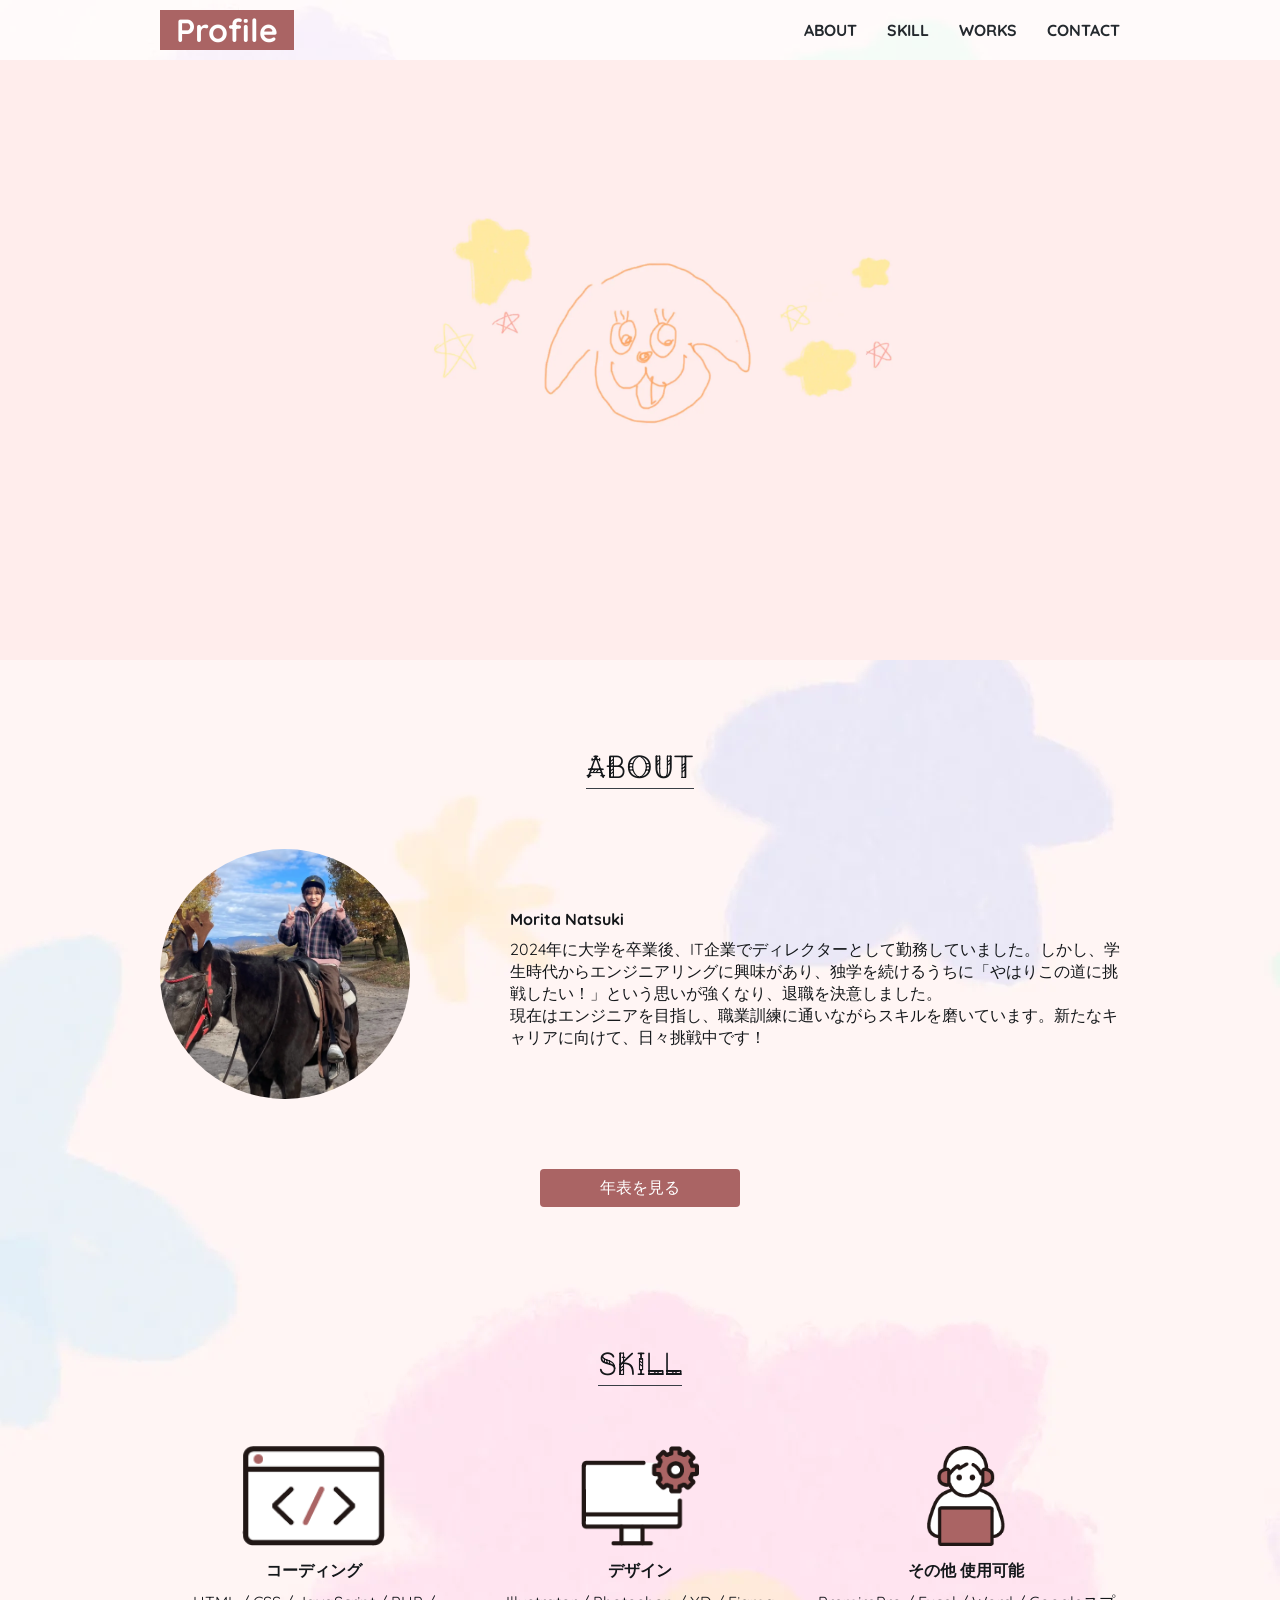
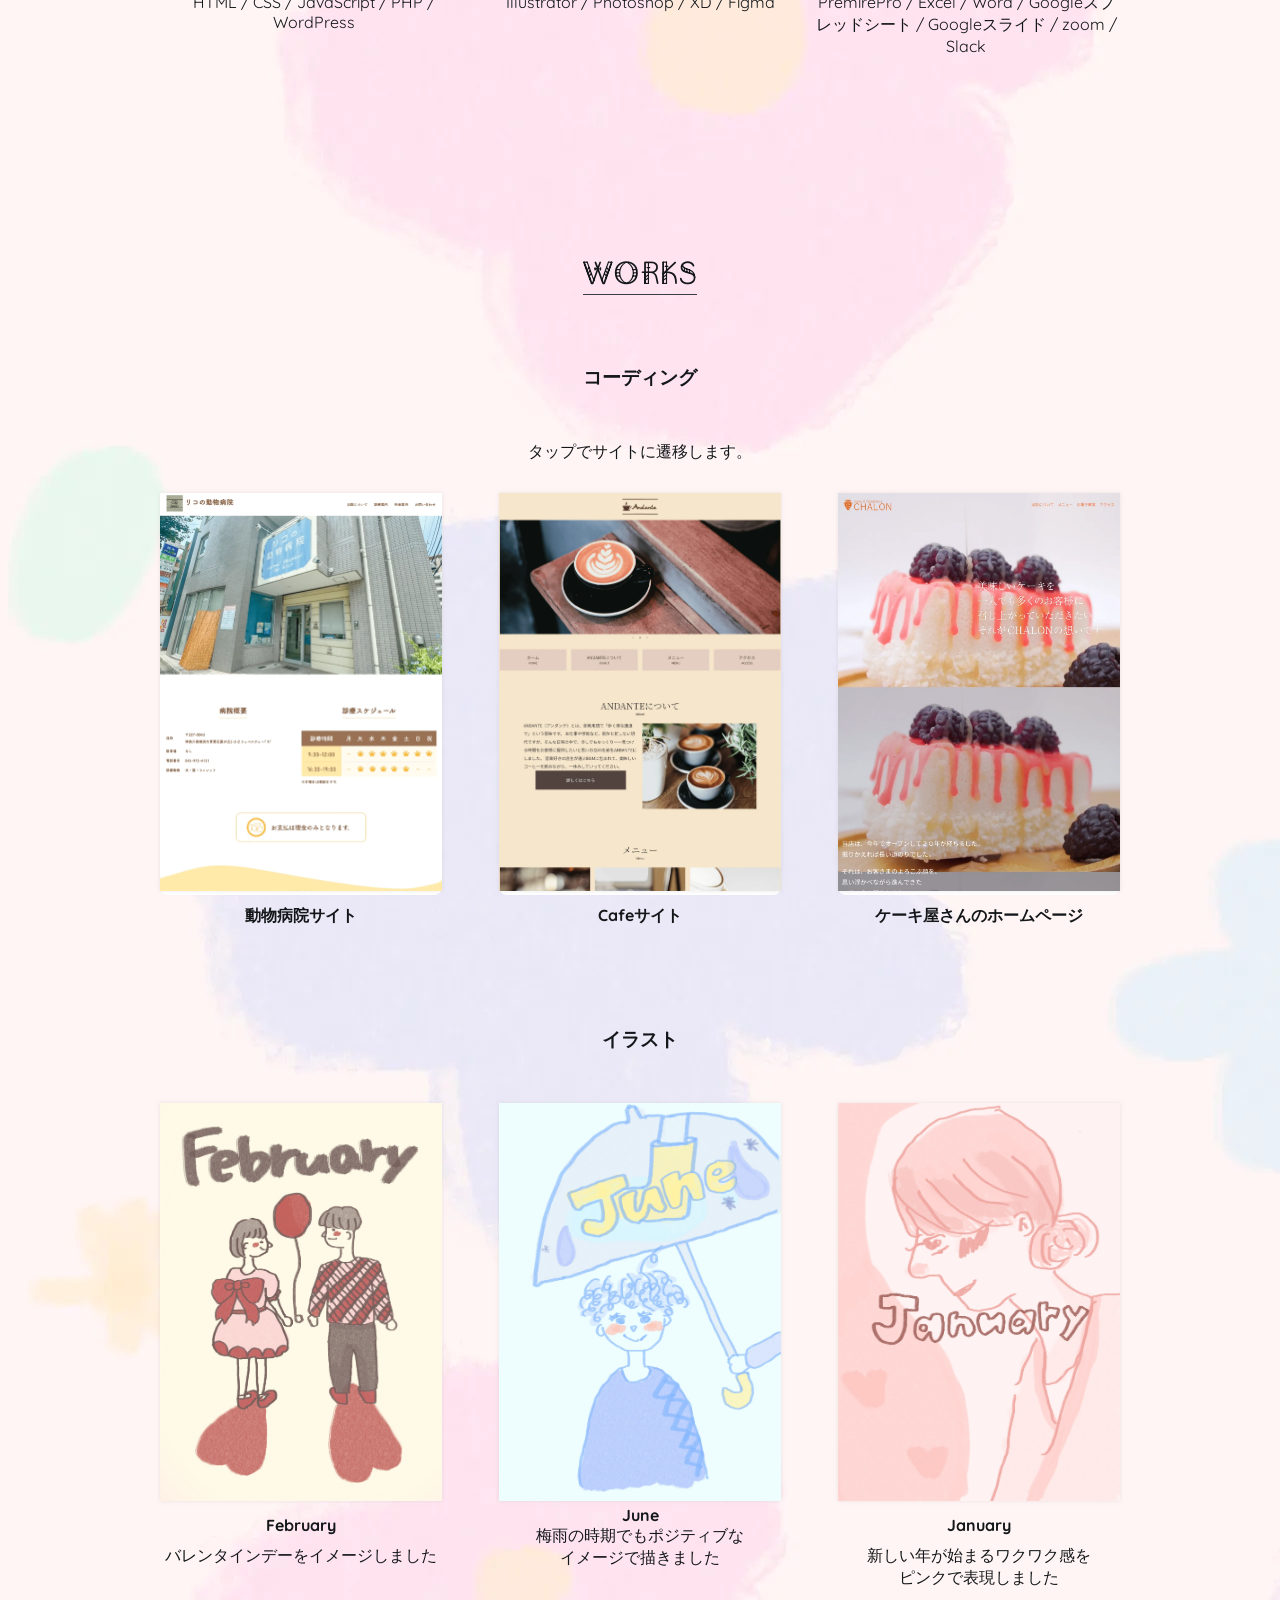
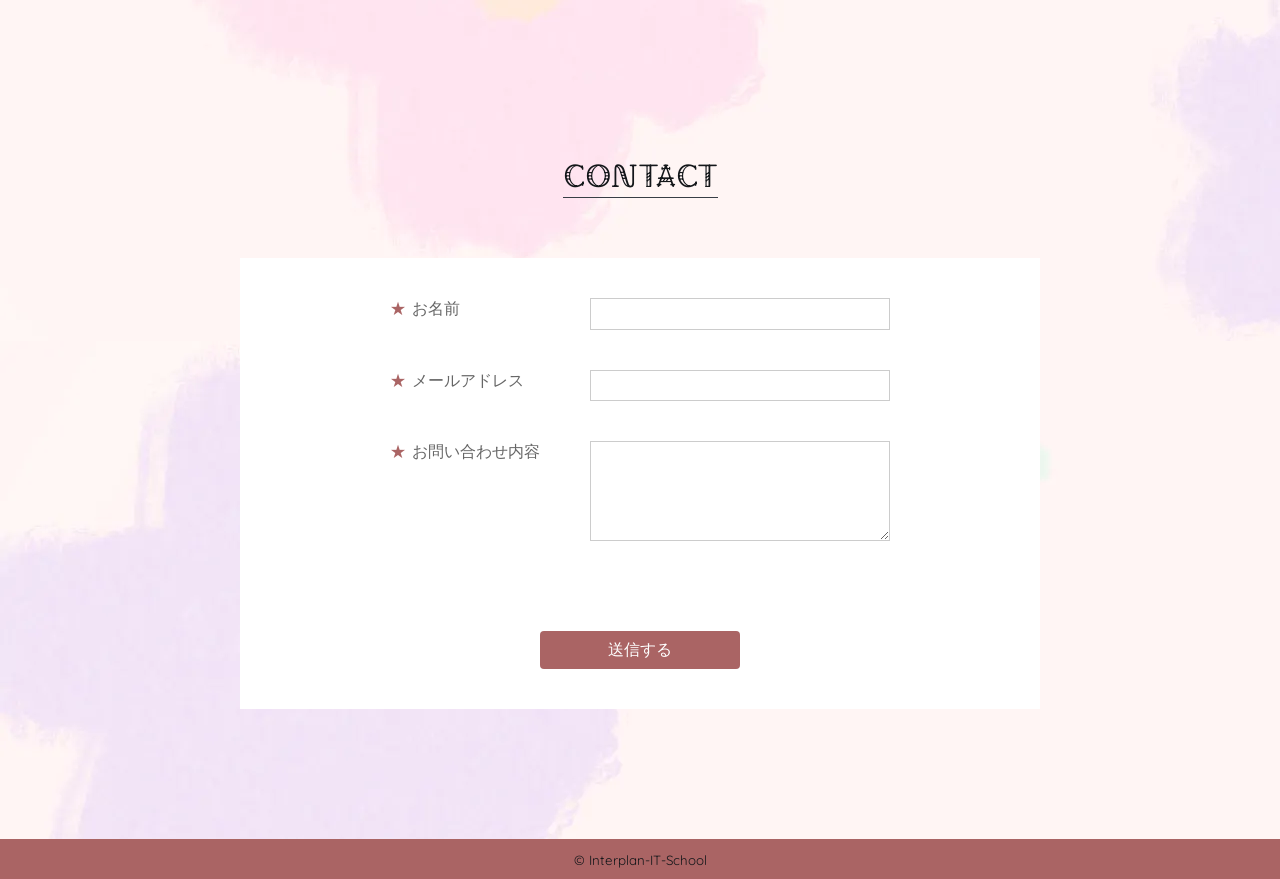
<file: index.html>
<!DOCTYPE html>
<html lang="ja">
<head>
  <meta charset="UTF-8">
  <meta name="viewport" content="width=device-width, initial-scale=1.0">
  <title>Profile/NatsukiMorita</title>
  <link rel="stylesheet" href="style.css">
  <link href="https://fonts.googleapis.com/css2?family=Agu+Display&family=Josefin+Slab:ital,wght@0,100..700;1,100..700&family=Quicksand:wght@300..700&display=swap" rel="stylesheet">
</head>
<body>
  <header>
    <div class="wrapper">
      <h1><a href="#">Profile</a></h1>
      <button class="site_header_navbtn" type="button">
        <span></span>
      </button>
      <nav class="site_header_nav">
        <ul>
          <li><a href="#about">ABOUT</a></li>
          <li><a href="#photo">SKILL</a></li>
          <li><a href="#works">WORKS</a></li>
          <li><a href="#contact">CONTACT</a></li>
        </ul>
      </nav>
    </div>
  </header>
  <main>
    <div id="mainvisual">
      <img src="img/mainvisual.JPEG" alt="メインの画像">
    </div>
    <section id="about" class="wrapper">
      <h2 class="section_title">ABOUT</h2>
      <div class="about_content">
        <img src="img/profile.webp" alt="自身の画像">
        <div class="text">
          <h3 class="content_title">Morita Natsuki</h3>
          <p>
            2024年に大学を卒業後、IT企業でディレクターとして勤務していました。しかし、学生時代からエンジニアリングに興味があり、独学を続けるうちに「やはりこの道に挑戦したい！」という思いが強くなり、退職を決意しました。<br>現在はエンジニアを目指し、職業訓練に通いながらスキルを磨いています。新たなキャリアに向けて、日々挑戦中です！
          </p>
        </div>
      </div>

      <div class="button-container">
        <button id="toggleTimelineBtn">年表を見る</button>
      </div>  
      <section class="timeline hidden"  id="timeline" aria-label="人生年表">  
          <article class="timeline-item left">
            <div class="content">
              <time datetime="2017">2017年〜2020年</time>
              <p>
                高校時代はダンス部に所属。<br>
                未経験からのスタートでしたが、仲間とともに日々練習を重ね、全国大会へ出場しました。
              </p>
            </div>
          </article>
          
          <article class="timeline-item right">
            <div class="content">
              <time datetime="2020">2020年</time>
              <p>
                大学に入学。<br>
                コロナ禍の影響で活動が制限される中、「自分に何ができるか」を模索し、TOEICや宅地建物取引士の資格取得に挑戦しました。
              </p>
            </div>
          </article>
          
          <article class="timeline-item left">
            <div class="content">
              <time datetime="2021">2021年</time>
              <p>
                就活系YouTubeチャンネルの運用に参画。<br>
                編集から始まり、企画・撮影など幅広い業務に携わりました。<br>
                約10ヶ月で登録者数を2.2万人増やすことに貢献しました。
              </p>
            </div>
          </article>
          
          <article class="timeline-item right">
            <div class="content">
              <time datetime="2022">2022年</time>
              <p>
                長期インターンに参加。<br>
                EC支援企業にて、新規事業の立ち上げに参画。<br>
                インフルエンサーとの契約〜ECサイトを通じた商品販売までを一貫して経験しました。
              </p>
            </div>
          </article>
          
          <article class="timeline-item left">
            <div class="content">
              <time datetime="2023">2023年</time>
              <p>
                学業と自己探求の時間。<br>
                卒業前の期間に、四国一周やヨーロッパ2週間旅行を通して視野を広げました。<br>
                同時に、Progateでのプログラミング学習やFP3級の資格取得にも取り組みました。
              </p>
            </div>
          </article>
          
          <article class="timeline-item right">
            <div class="content">
              <time datetime="2024">2024年</time>
              <p>
                社会人としてのスタート。<br>
                株式会社メンバーズに入社し、4ヶ月間の研修を経て公式LINEの運用業務に従事。<br>
                エンジニアリングへの関心が高まり、「ものづくりに直接関わりたい」と思うようになり退職。<br>
                現在は職業訓練に通いながら、フロントエンドエンジニアを目指して学習中です。
              </p>
            </div>
          </article>    
      </section>
    </section>
    

    <section id="photo" class="wrapper">
      <h2 class="section_title">SKILL</h2>
      <ul>
        <li>
          <img src="img/photo1.png" alt="イラスト1">
            <h3 class="content_title">コーディング</h3>
            <p>HTML / CSS / JavaScript  / PHP / WordPress</p>
        </li>
        <li>
          <img src="img/photo2.png" alt="イラスト2">
          <h3 class="content_title">デザイン</h3>
          <p>Illustrator / Photoshop / XD / Figma</p>
        </li>
        <li>
          <img src="img/photo3.png" alt="イラスト3">
          <h3 class="content_title">その他 使用可能</h3>
          <p>PremirePro / Excel / Word / Googleスプレッドシート / Googleスライド / zoom / Slack</p>
        </li>
      </ul>
    </section>
    
    <section id="works" class="wrapper">
      <h2 class="section_title">WORKS</h2>
      <h3 class="section_subtitle">コーディング</h3>
      <p>タップでサイトに遷移します。</p>
      <ul class="works_site">
          <li class="works_card">
          <a href="https://intp.site/2614/animal-hospital/"><img src="img/animal-hospital.webp" alt="chalonサイト"></a>
          <h4 class="content_title">動物病院サイト</h4>
          </li>
          <li class="works_card">
            <a href="https://intp.site/2614/ANDANTE/"><img src="img/ANDANTE.webp" alt="ANDANTEサイト"></a>
            <h4 class="content_title">Cafeサイト</h4>
          </li>
          <li class="works_card">
            <a href="https://intp.site/2614/CHALON/"><img src="img/CHALON.webp" alt="chalonサイト"></a>
            <h4 class="content_title">ケーキ屋さんのホームページ</h4>
          </li>
      </ul>

      <h3 class="section_subtitle">イラスト</h3>
      <ul class="works_illust">
          <li class="works_card">
            <img src="img/illust1.PNG" alt="イラスト1">
            <h4 class="content_title">February</h4>
            <p>バレンタインデーをイメージしました</p>
          </li>
          <li class="works_card">
            <img src="img/illust2.PNG" alt="イラスト2">
            <h4 class="content-title">June</h4>
            <p>梅雨の時期でもポジティブな<br>イメージで描きました</p>
          </li>
          <li class="works_card">
            <img src="img/illust3.PNG" alt="イラスト3">
            <h4 class="content_title">January</h4>
            <p>新しい年が始まるワクワク感を<br>ピンクで表現しました</p>
          </li>
      </ul>
    </section>

    <section id="contact" class="wrapper">
      <h2 class="section_title">CONTACT</h2>
      <form action="program.php" method="post">
          <dl>
              <div class="form_item">
                  <dt>お名前</dt>
                  <dd><input type="text" name="userName" required></dd>
              </div>
              <div class="form_item">
                  <dt>メールアドレス</dt>
                  <dd><input type="email" name="userEmail" required></dd>
              </div>
              <div class="form_item">
                  <dt>お問い合わせ内容</dt>
                  <dd><textarea name="message" required></textarea></dd>
              </div>
          </dl>
          <div class="form_submit">
              <input type="submit" value="送信する">
          </div>
      </form>
    </section>
  </main>
  <footer>
    <small>&copy; Interplan-IT-School</small>
  </footer>
  <script src="js/jquery-3.7.1.min.js"></script>
  <script src="js/jQuery-inView.min.js"></script>
  <script src="js/slick-1.8.1 2/slick/slick.min.js"></script>

  <script src="js/script.js"></script>
</body>
</html>
</file>
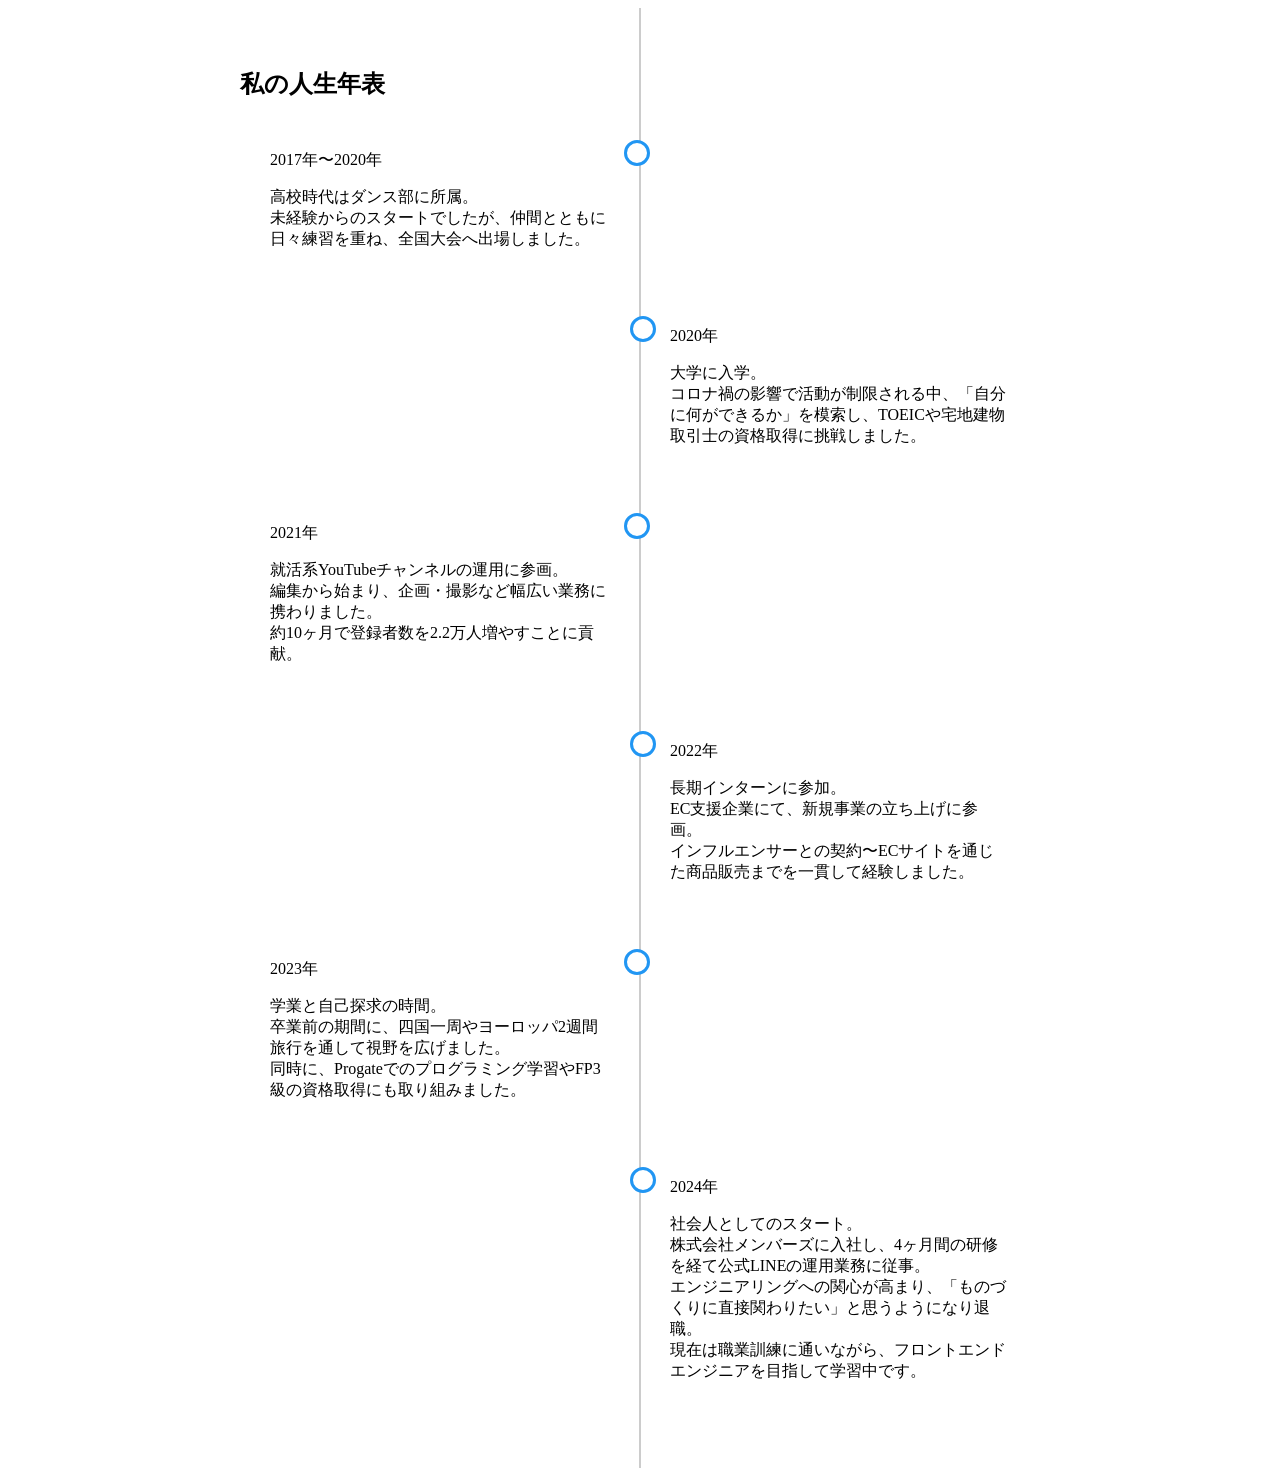
<file: life.html>
<!DOCTYPE html>
<html lang="ja">
<head>
  <meta charset="UTF-8">
  <meta name="viewport" content="width=device-width, initial-scale=1.0">
  <title>Document</title>
  <link rel="stylesheet" href="life.css">
</head>
<body>
  <section class="timeline" aria-label="人生年表">
    <h2>私の人生年表</h2>
  
    <article class="timeline-item left">
      <div class="content">
        <time datetime="2017">2017年〜2020年</time>
        <p>
          高校時代はダンス部に所属。<br>
          未経験からのスタートでしたが、仲間とともに日々練習を重ね、全国大会へ出場しました。
        </p>
      </div>
    </article>
    
    <article class="timeline-item right">
      <div class="content">
        <time datetime="2020">2020年</time>
        <p>
          大学に入学。<br>
          コロナ禍の影響で活動が制限される中、「自分に何ができるか」を模索し、TOEICや宅地建物取引士の資格取得に挑戦しました。
        </p>
      </div>
    </article>
    
    <article class="timeline-item left">
      <div class="content">
        <time datetime="2021">2021年</time>
        <p>
          就活系YouTubeチャンネルの運用に参画。<br>
          編集から始まり、企画・撮影など幅広い業務に携わりました。<br>
          約10ヶ月で登録者数を2.2万人増やすことに貢献。
        </p>
      </div>
    </article>
    
    <article class="timeline-item right">
      <div class="content">
        <time datetime="2022">2022年</time>
        <p>
          長期インターンに参加。<br>
          EC支援企業にて、新規事業の立ち上げに参画。<br>
          インフルエンサーとの契約〜ECサイトを通じた商品販売までを一貫して経験しました。
        </p>
      </div>
    </article>
    
    <article class="timeline-item left">
      <div class="content">
        <time datetime="2023">2023年</time>
        <p>
          学業と自己探求の時間。<br>
          卒業前の期間に、四国一周やヨーロッパ2週間旅行を通して視野を広げました。<br>
          同時に、Progateでのプログラミング学習やFP3級の資格取得にも取り組みました。
        </p>
      </div>
    </article>
    
    <article class="timeline-item right">
      <div class="content">
        <time datetime="2024">2024年</time>
        <p>
          社会人としてのスタート。<br>
          株式会社メンバーズに入社し、4ヶ月間の研修を経て公式LINEの運用業務に従事。<br>
          エンジニアリングへの関心が高まり、「ものづくりに直接関わりたい」と思うようになり退職。<br>
          現在は職業訓練に通いながら、フロントエンドエンジニアを目指して学習中です。
        </p>
      </div>
    </article>    
  </section>
    
</body>
</html>
</file>
<file: style.css>
@charset "utf-8";

@import url('https://fonts.googleapis.com/css2?family=Josefin+Slab:ital,wght@0,100..700;1,100..700&family=Quicksand:wght@300..700&display=swap');

/*全体設定*/
* {
  margin: 0;
  padding: 0;
  box-sizing: border-box;
  color: #14171a;
  font-family: "Quicksand", sans-serif; 
}

html {
  font-size: 100%;
}

body {
  background-image: url(img/backgroundimg.PNG);
  background-repeat: repeat-y;
}

li {
  list-style: none;
}

a {
  text-decoration: none;
}

img {
  max-width: 100%;
}

.wrapper {
  max-width: 960px;
  margin-left: auto;
  margin-right: auto;
  text-align: center;
  margin-bottom: 130px;
}

header .wrapper {
  margin-bottom: 0;
}

.section_title {
  font-size: 2rem;
  margin-bottom: 60px;
  border-bottom: 1px solid #383e45;
  display: inline-block;
  font-family: "Agu Display", serif;
}

.content_title {
  font-size: 1rem;
  margin: 10px 0;
}

/*ヘッダー設定*/

header {
  position: fixed;
  background-color: rgba(255,255,255,.5);
  top: 0;
  left: 0;
  right: 0;
  z-index: 100;
}

header .wrapper {
  display: flex;
  justify-content: space-between;
  align-items: center;
  padding:10px 0;
}

header h1 a {
  color:#fff;
  background-color: #AA6464;
  padding: 0 1rem;
}

.site_header_nav ul {
  display: flex;
  padding: 10px 0;
}

.site_header_nav li {
  margin-left: 30px;
}

.site_header_nav li a {
  color: #24292e;
  font-weight: 700;
}

.site_header_nav li a:hover {
  opacity: 0.7;
}

.site_header_navbtn {
  display: none;
  position: fixed;
	top: 10px;
	right: 10px;
  width: 40px;
  height: 40px;
  background: none;
  border: none;
	z-index: 1;
}
.site_header_navbtn span,
.site_header_navbtn::before,
.site_header_navbtn::after {
  width: 30px;
  height: 1px;
  background-color: #494949;
  position:absolute;
  top: 50%;
  left: 5px;
  transition: transform .4s;
}

.site_header_navbtn::before,
.site_header_navbtn::after {
  content: '';
}

.site_header_navbtn::before {
  transform: translateY(-8px);
}

.site_header_navbtn::after {
  transform: translateY(8px);
}

/*ハンバーガーメニューの棒の動きを作る*/
body.is_nav_open .site_header_navbtn span {
  transform: scaleX(0);
}

body.is_nav_open .site_header_navbtn::before {
  transform: translateY(0) rotate(45deg);
}

body.is_nav_open .site_header_navbtn::after {
  transform: translateY(0) rotate(-45deg);
}

/*メインビジュアル*/
main {
  margin-top: 60px;
}
#mainvisual {
  margin-bottom: 80px;
}

#mainvisual img {
  display: block;
  width: 100%;
  height: 600px;
  object-fit: cover;
}

/*ABOUT*/

.about_content {
  display: flex;
  justify-content: center;
  align-items: center;
}
#about img {
  width: 250px;
  height: 250px;
  border-radius: 50%;
  margin-right: 100px;
}

#about .text,
#timeline .content{
  text-align: left;
}

/*タイムライン*/
#toggleTimelineBtn {
  background-color: #AA6464;
  width: 200px;
  padding: 0.5em;
  color: #fff;
  font-size: 16px;
  border:none;
  border-radius: 4px;
  margin-top: 50px;
}

#toggleTimelineBtn:hover{
  background: rgb(86, 47, 59);
}

.button-container {
  text-align: center;
  margin-top: 20px;
}

.hidden {
  display: none;
  opacity: 0;
  transform: translateY(20px);
  pointer-events: none;
  transition: all 0.8s ease;
}

.timeline.show {
  display: block;
  opacity: 1;
  transform: translateY(0);
  pointer-events: auto;
}

.timeline {
  position: relative;
  max-width: 800px;
  margin: 0 auto;
  padding: 40px 0;
}

.timeline::before {
  content: '';
  position: absolute;
  top: 0;
  bottom: 0;
  left: 50%;
  width: 2px;
  background-color: #ccc;
  transform: translateX(-50%);
}
.timeline-item time {
  font-weight:700;
  font-size: 1.1rem;
}
.timeline-item {
  position: relative;
  width: 50%;
  padding: 20px;
  box-sizing: border-box;
}

.timeline-item.left {
  left: 0;
}

.timeline-item.right {
  left: 50%;
}

.timeline-item .content {
  background: #fff;
  border-radius: 10px;
  padding: 20px;
  position: relative;
}

.timeline-item::after {
  content: '';
  position: absolute;
  top: 20px;
  width: 20px;
  height: 20px;
  background: #fff;
  border: 3px solid #AA6464;
  border-radius: 50%;
  z-index: 1;
}

.timeline-item.left::after {
  right: -10px;
}

.timeline-item.right::after {
  left: -10px;
}


@media (max-width: 768px) {
  .timeline-item,
  .timeline-item.left,
  .timeline-item.right {
    width: 100%;
    left: 0;
    padding-left: 40px;
  }

  .timeline::before {
    left: 20px;
  }

  .timeline-item.left::after,
  .timeline-item.right::after {
    left: 8px;
  }
}


/*PHOTO*/
#photo p {
  padding-bottom: 60px;
}

#photo ul {
  display: flex;
  justify-content:space-between;
}
#photo li {
  width: 32%;
}

#photo img {
  height: 100px;
  object-fit:cover;
}

/*WORKS*/
.works_site,
.works_illust{
  display: flex;
  justify-content:space-between;
  margin-bottom: 80px;
}

.works_site img,
.works_illust img {
  width: 281.91px;
  height: 398.02px;
  object-fit: cover;
  object-position: top;
  box-shadow: #aaa4 0px 0px 4px 0px;
}

.section_subtitle {
  padding-top: 10px;
  padding-bottom: 50px;
}

#works p {
  padding-bottom: 30px;
}

.works_card a {
  display: inline-block;
  background: #fff;
  border-radius: 8px;
  text-decoration: none;
  transition: transform 0.3s ease, box-shadow 0.3s ease;
}

.works_card a:hover {
  transform: translateY(-12px);
  box-shadow: 0 4px 16px rgba(0, 0, 0, 0.1);
}

.works_card {
  transition: .6s;
  opacity: 0;
  transform: translateY(50px);
}

#works.in_view .works_card {
  opacity: 1;
  transform: translateY(0);
}
.works_card:nth-of-type(1)  {
  transition-delay: 0s;
}
.works_card:nth-of-type(2)  {
  transition-delay: .6s;
}
.works_card:nth-of-type(3)  {
  transition-delay: 1.2s;
}


/*CONTACT*/
form{
  width: 90%;
  max-width: 800px;
  margin: 0 auto 40px;
  background: #fff;
  padding: 40px 0;
}

dl{
  margin: 0 auto;
  width: 500px;
}

.form_item{
  display: flex;
  justify-content: center;
  margin-bottom: 40px;
}
dt{
  width: 200px;
  text-align: left;
}

dd{
  width: 300px;
}
input[type="text"],
input[type="email"],
textarea{
  display: block;
  width: 100%;
  font-size: 16px;
}
.form_submit{
  text-align: center;
}

dt,
dd,
input,
textarea{
  color: #666;
}

dt::before{
  content:"★";
  color: #AA6464;
  padding-right:6px;
}

input[type="text"],
input[type="email"],
textarea{
  border:1px solid #ccc;
  background: #fff;
  padding:0.3rem;
}

input[type="radio"]{
  width: 16px;
  height: 16px;
  margin-right: 4px;
}

textarea{
  min-height: 100px;
}

input[type="submit"]{
  background-color: #AA6464;
  width: 200px;
  padding: 0.5em;
  color: #fff;
  font-size: 16px;
  border:none;
  border-radius: 4px;
  margin-top: 50px;
}

input[type="submit"]:hover{
  background: rgb(86, 47, 59);
}


/*フッター*/

footer {
  padding: 10px 0;
  text-align: center;
  background-color: #AA6464;
}

/*SP*/
@media screen and (max-width:850px) {
  .wrapper {
    margin-bottom: 100px;
  }

  header .wrapper,
  .wrapper p {
    margin-left: 1rem;
    margin-right: 1rem;
  }
  
  .site_header_navbtn {
    display: block;
  }
	.site_header_nav {
    position: fixed;
    width: 100%;
    height: 100%;
    left: -100%;
    top: 0;
    background-color: #FFEDED;
    transform: translateX(0);
    transition: transform .6s;
  }
  body.is_nav_open .site_header_nav {
    transform: translateX(100%);
  }

  header nav ul {
    display: flex;
    list-style: none;
  }
  
  .site_header_nav ul li:not(:last-child) {
    margin-right: 0;
    margin-bottom: 1.5em;
  }
  
  .site_header_nav ul li a {
    text-decoration: none;
    color: #000;
    position: relative;
    font-size: 1.5rem;
  }

  .site_header_nav ul {
    height: 100%;
    flex-direction: column;
    justify-content: center;
    text-align: center;
  }


  #mainvisual img {
    height: calc(100vh -60px);
  }

  #about .about_content {
    flex-direction: column;
  }

  #about img {
    margin-right: 0;
    margin-bottom: 3rem;
  }

  #about .text {
    text-align: center;
  }
  
  #photo ul,
  #works ul,
  .works_site,
  .works_illust{
    flex-direction: column;
  }

  #photo li,
  #works li{
    width: 100%;
    margin-bottom: 2rem;
  }

  form {
    padding: 20px 0;
  }
  dl {
    width: 90%;
  }
  .form-item {
    display: block;
  }
  dt {
    width: 100%;
  }
  dd {
    width: 100%;
  }
  dt {
    margin-bottom: 10px;
  }
  input[type="submit"] {
    padding: 1em;
  }
}
</file>
<file: life.css>
.timeline {
  position: relative;
  max-width: 800px;
  margin: 0 auto;
  padding: 40px 0;
}

.timeline::before {
  content: '';
  position: absolute;
  top: 0;
  bottom: 0;
  left: 50%;
  width: 2px;
  background-color: #ccc;
  transform: translateX(-50%);
}

.timeline-item {
  position: relative;
  width: 50%;
  padding: 20px;
  box-sizing: border-box;
}

.timeline-item.left {
  left: 0;
}

.timeline-item.right {
  left: 50%;
}

.timeline-item .content {
  background: #fff;
  padding: 10px;
  position: relative;
}

.timeline-item::after {
  content: '';
  position: absolute;
  top: 20px;
  width: 20px;
  height: 20px;
  background: #fff;
  border: 3px solid #2196f3;
  border-radius: 50%;
  z-index: 1;
}

.timeline-item.left::after {
  right: -10px;
}

.timeline-item.right::after {
  left: -10px;
}


@media (max-width: 768px) {
  .timeline-item,
  .timeline-item.left,
  .timeline-item.right {
    width: 100%;
    left: 0;
    padding-left: 40px;
    margin-bottom: 20px;
  }

  .timeline::before {
    left: 20px;
  }

  .timeline-item::after {
    left: 8px;
  }
}
</file>
